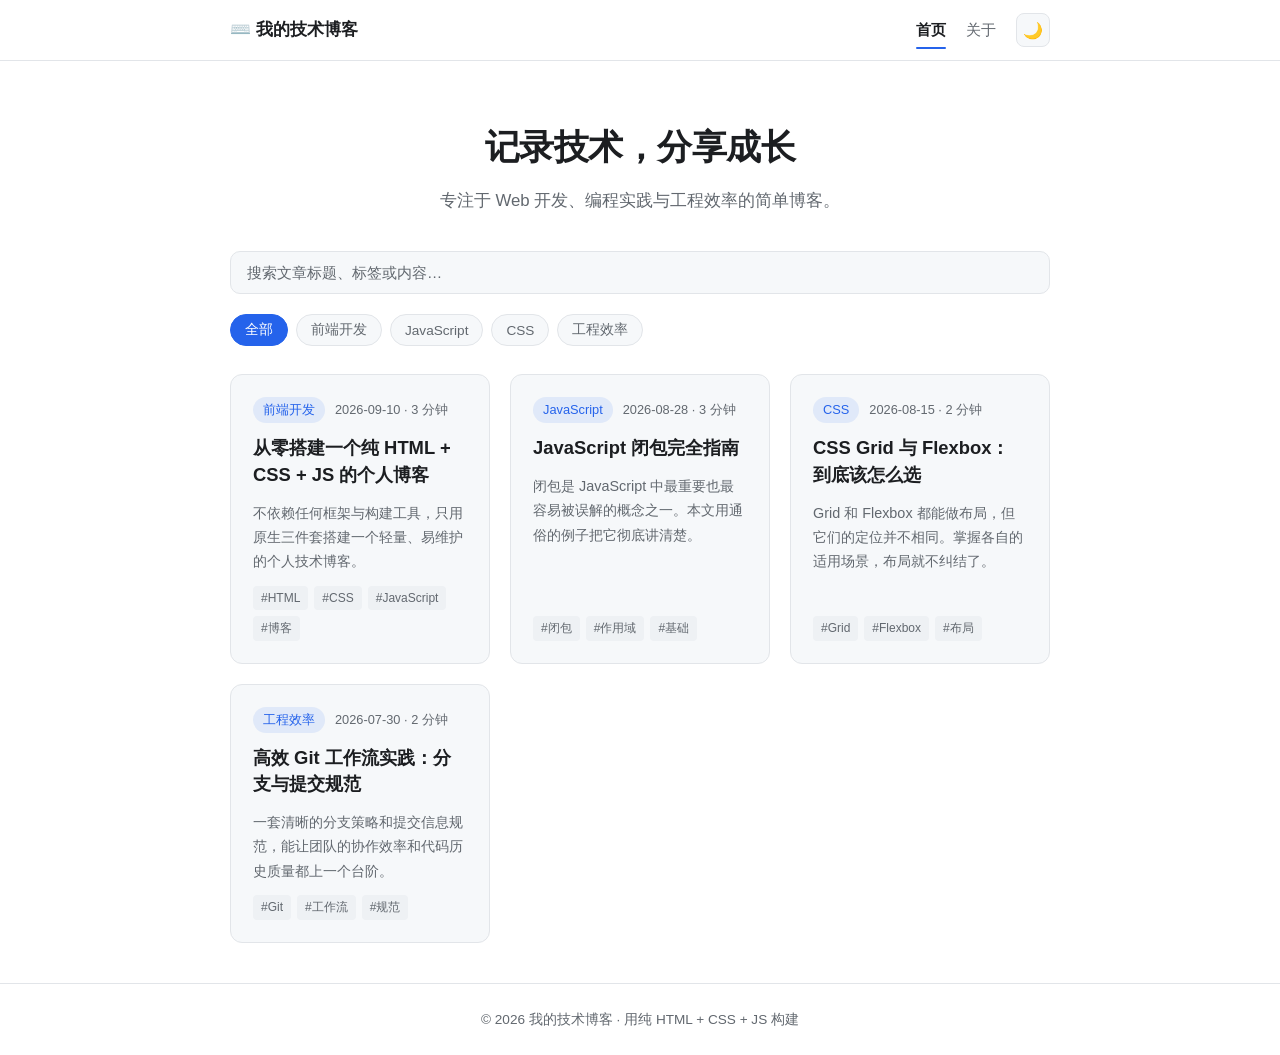
<file: index.html>
<!DOCTYPE html>
<html lang="zh-CN" data-theme="light">
<head>
  <meta charset="UTF-8">
  <meta name="viewport" content="width=device-width, initial-scale=1.0">
  <title>我的技术博客</title>
  <meta name="description" content="记录技术、分享成长 —— 一个用纯 HTML + CSS + JS 搭建的个人技术博客。">
  <script src="js/theme-init.js"></script>
  <link rel="stylesheet" href="css/style.css">
</head>
<body>
  <header class="site-header">
    <div class="container header-inner">
      <a href="index.html" class="logo">⌨️ 我的技术博客</a>
      <nav class="site-nav">
        <a href="index.html" class="active">首页</a>
        <a href="about.html">关于</a>
        <button id="theme-toggle" class="theme-toggle" aria-label="切换主题">🌙</button>
      </nav>
    </div>
  </header>

  <main class="container">
    <section class="hero">
      <h1>记录技术，分享成长</h1>
      <p>专注于 Web 开发、编程实践与工程效率的简单博客。</p>
    </section>

    <section class="search-bar">
      <input type="search" id="search-input" placeholder="搜索文章标题、标签或内容…" autocomplete="off">
    </section>

    <section class="category-filter" id="category-filter"></section>

    <section class="post-list" id="post-list"></section>
    <p class="empty-tip" id="empty-tip" hidden>没有找到匹配的文章 😕</p>
  </main>

  <footer class="site-footer">
    <div class="container">
      <p>© 2026 我的技术博客 · 用纯 HTML + CSS + JS 构建</p>
    </div>
  </footer>

  <script src="js/posts.js"></script>
  <script src="js/main.js"></script>
</body>
</html>
</file>
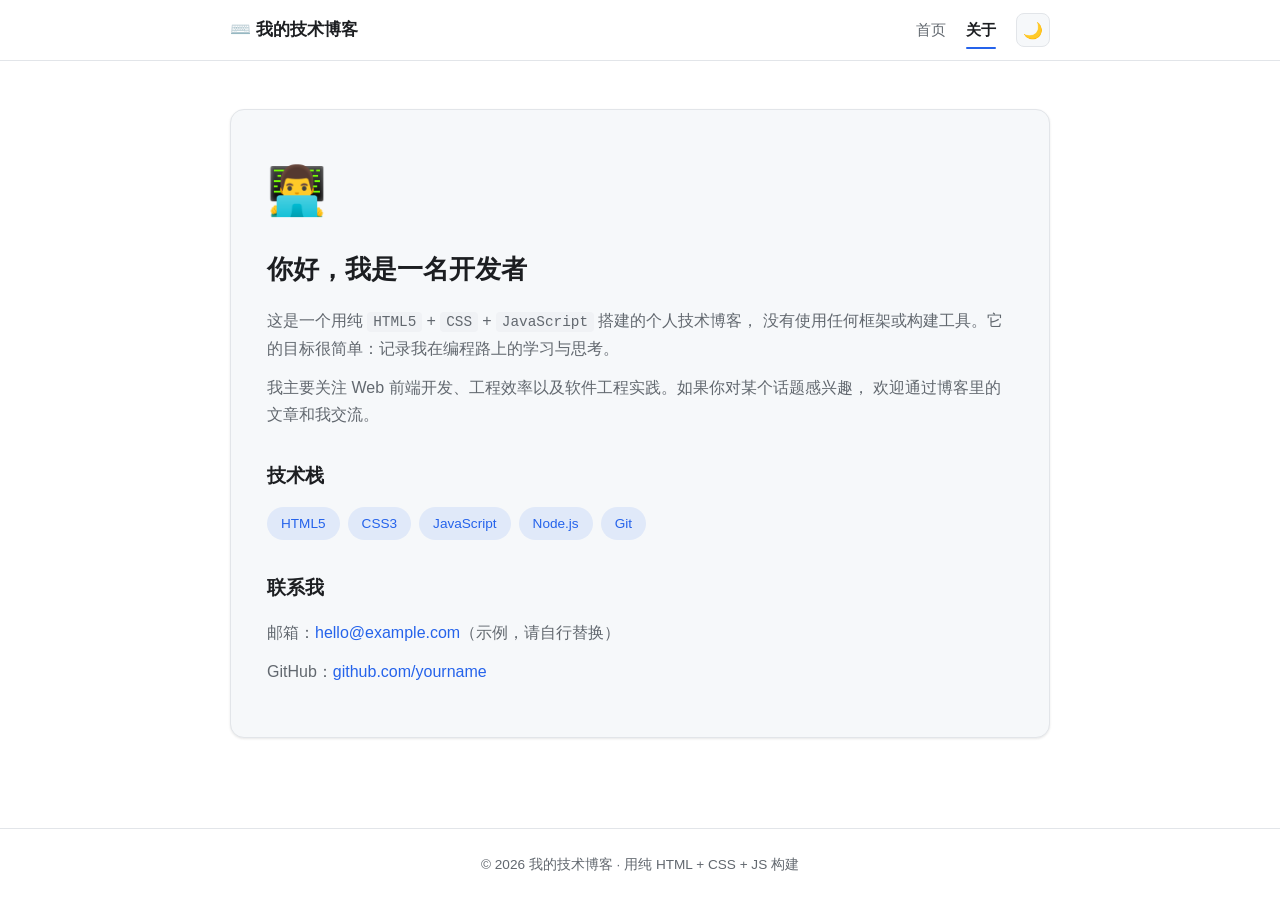
<file: about.html>
<!DOCTYPE html>
<html lang="zh-CN" data-theme="light">
<head>
  <meta charset="UTF-8">
  <meta name="viewport" content="width=device-width, initial-scale=1.0">
  <title>关于 - 我的技术博客</title>
  <meta name="description" content="关于我 —— 一名专注 Web 前端开发的开发者，了解本站的技术栈与联系方式。">
  <script src="js/theme-init.js"></script>
  <link rel="stylesheet" href="css/style.css">
</head>
<body>
  <header class="site-header">
    <div class="container header-inner">
      <a href="index.html" class="logo">⌨️ 我的技术博客</a>
      <nav class="site-nav">
        <a href="index.html">首页</a>
        <a href="about.html" class="active">关于</a>
        <button id="theme-toggle" class="theme-toggle" aria-label="切换主题">🌙</button>
      </nav>
    </div>
  </header>

  <main class="container about-container">
    <div class="about-card">
      <div class="avatar">👨‍💻</div>
      <h1>你好，我是一名开发者</h1>
      <p>
        这是一个用纯 <code>HTML5</code> + <code>CSS</code> + <code>JavaScript</code> 搭建的个人技术博客，
        没有使用任何框架或构建工具。它的目标很简单：记录我在编程路上的学习与思考。
      </p>
      <p>
        我主要关注 Web 前端开发、工程效率以及软件工程实践。如果你对某个话题感兴趣，
        欢迎通过博客里的文章和我交流。
      </p>
      <h2>技术栈</h2>
      <div class="skill-tags">
        <span class="skill-tag">HTML5</span>
        <span class="skill-tag">CSS3</span>
        <span class="skill-tag">JavaScript</span>
        <span class="skill-tag">Node.js</span>
        <span class="skill-tag">Git</span>
      </div>
      <h2>联系我</h2>
      <p>邮箱：<a href="mailto:hello@example.com">hello@example.com</a>（示例，请自行替换）</p>
      <p>GitHub：<a href="https://github.com" target="_blank" rel="noopener">github.com/yourname</a></p>
    </div>
  </main>

  <footer class="site-footer">
    <div class="container">
      <p>© 2026 我的技术博客 · 用纯 HTML + CSS + JS 构建</p>
    </div>
  </footer>

  <script src="js/posts.js"></script>
  <script src="js/main.js"></script>
</body>
</html>
</file>
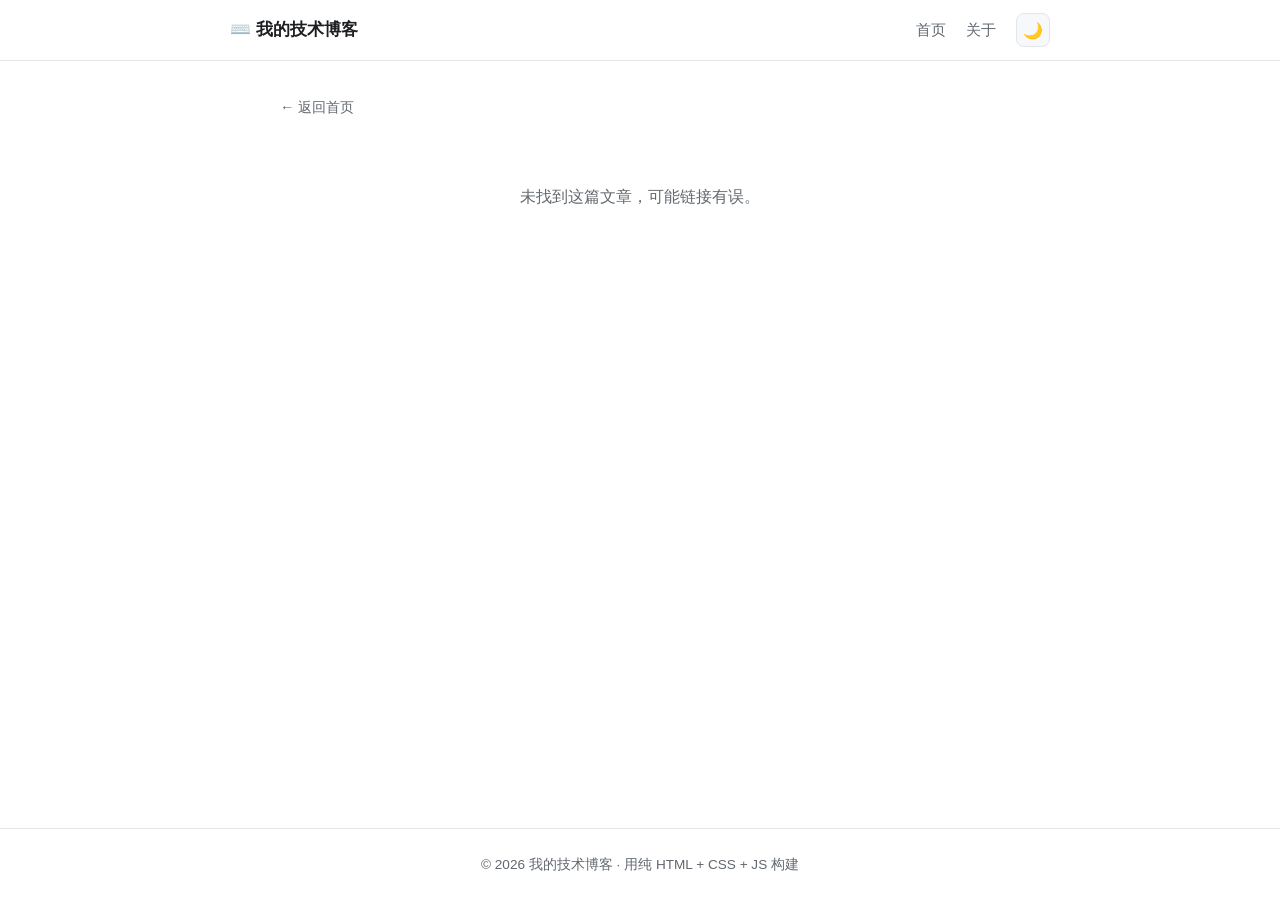
<file: post.html>
<!DOCTYPE html>
<html lang="zh-CN" data-theme="light">
<head>
  <meta charset="UTF-8">
  <meta name="viewport" content="width=device-width, initial-scale=1.0">
  <title>文章 - 我的技术博客</title>
  <meta name="description" content="文章详情 —— 阅读本站技术文章全文。">
  <script src="js/theme-init.js"></script>
  <link rel="stylesheet" href="css/style.css">
</head>
<body>
  <header class="site-header">
    <div class="container header-inner">
      <a href="index.html" class="logo">⌨️ 我的技术博客</a>
      <nav class="site-nav">
        <a href="index.html">首页</a>
        <a href="about.html">关于</a>
        <button id="theme-toggle" class="theme-toggle" aria-label="切换主题">🌙</button>
      </nav>
    </div>
  </header>

  <main class="container post-container">
    <a href="index.html" class="back-link">← 返回首页</a>
    <article id="post-content"></article>
    <p class="empty-tip" id="empty-tip" hidden>未找到这篇文章，可能链接有误。</p>
  </main>

  <footer class="site-footer">
    <div class="container">
      <p>© 2026 我的技术博客 · 用纯 HTML + CSS + JS 构建</p>
    </div>
  </footer>

  <script src="js/posts.js"></script>
  <script src="js/main.js"></script>
</body>
</html>
</file>
<file: css/style.css>
/* ============================================
   主题变量（明 / 暗）
   ============================================ */
:root {
  --bg: #ffffff;
  --surface: #f6f8fa;
  --surface-2: #eef1f4;
  --text: #1c1e21;
  --text-muted: #62686f;
  --border: #e2e5e9;
  --accent: #2563eb;
  --accent-soft: rgba(37, 99, 235, 0.1);
  --code-bg: #f0f2f5;
  --shadow: 0 1px 3px rgba(0, 0, 0, 0.06), 0 1px 2px rgba(0, 0, 0, 0.04);
  --shadow-lg: 0 8px 24px rgba(0, 0, 0, 0.08);
}

[data-theme="dark"] {
  --bg: #0f1216;
  --surface: #161b22;
  --surface-2: #1c222b;
  --text: #e6e8eb;
  --text-muted: #9aa4af;
  --border: #2a3038;
  --accent: #60a5fa;
  --accent-soft: rgba(96, 165, 250, 0.14);
  --code-bg: #1c222b;
  --shadow: 0 1px 3px rgba(0, 0, 0, 0.4);
  --shadow-lg: 0 8px 24px rgba(0, 0, 0, 0.5);
}

/* ============================================
   基础重置
   ============================================ */
* {
  margin: 0;
  padding: 0;
  box-sizing: border-box;
}

html {
  -webkit-text-size-adjust: 100%;
  scroll-behavior: smooth;
}

body {
  font-family: -apple-system, BlinkMacSystemFont, "Segoe UI", "PingFang SC",
    "Hiragino Sans GB", "Microsoft YaHei", "Helvetica Neue", Arial, sans-serif;
  background: var(--bg);
  color: var(--text);
  line-height: 1.7;
  min-height: 100vh;
  display: flex;
  flex-direction: column;
  transition: background 0.25s ease, color 0.25s ease;
}

a {
  color: var(--accent);
  text-decoration: none;
}

a:hover {
  text-decoration: underline;
}

code {
  font-family: "SF Mono", "JetBrains Mono", Menlo, Consolas, "Courier New", monospace;
  font-size: 0.9em;
  background: var(--code-bg);
  padding: 0.15em 0.4em;
  border-radius: 4px;
}

.container {
  width: 100%;
  max-width: 860px;
  margin: 0 auto;
  padding: 0 20px;
}

/* ============================================
   头部导航
   ============================================ */
.site-header {
  position: sticky;
  top: 0;
  z-index: 10;
  background: var(--bg);
  border-bottom: 1px solid var(--border);
  backdrop-filter: blur(8px);
}

.header-inner {
  display: flex;
  align-items: center;
  justify-content: space-between;
  height: 60px;
}

.logo {
  font-size: 1.05rem;
  font-weight: 600;
  color: var(--text);
}

.logo:hover {
  text-decoration: none;
}

.site-nav {
  display: flex;
  align-items: center;
  gap: 20px;
}

.site-nav a {
  color: var(--text-muted);
  font-size: 0.95rem;
  padding: 4px 0;
  position: relative;
}

.site-nav a:hover {
  color: var(--text);
  text-decoration: none;
}

.site-nav a.active {
  color: var(--text);
  font-weight: 600;
}

.site-nav a.active::after {
  content: "";
  position: absolute;
  left: 0;
  right: 0;
  bottom: -2px;
  height: 2px;
  background: var(--accent);
  border-radius: 1px;
}

.theme-toggle {
  background: var(--surface);
  border: 1px solid var(--border);
  border-radius: 8px;
  width: 34px;
  height: 34px;
  cursor: pointer;
  font-size: 1rem;
  display: flex;
  align-items: center;
  justify-content: center;
  transition: transform 0.15s ease, background 0.2s ease;
}

.theme-toggle:hover {
  background: var(--surface-2);
  transform: scale(1.05);
}

/* ============================================
   首页 Hero
   ============================================ */
.hero {
  text-align: center;
  padding: 56px 0 28px;
}

.hero h1 {
  font-size: 2.2rem;
  font-weight: 700;
  letter-spacing: -0.5px;
  margin-bottom: 10px;
}

.hero p {
  color: var(--text-muted);
  font-size: 1.05rem;
}

/* ============================================
   搜索框
   ============================================ */
.search-bar {
  margin: 8px 0 20px;
}

.search-bar input {
  width: 100%;
  padding: 12px 16px;
  font-size: 0.95rem;
  border: 1px solid var(--border);
  border-radius: 10px;
  background: var(--surface);
  color: var(--text);
  outline: none;
  transition: border-color 0.2s ease, box-shadow 0.2s ease;
}

.search-bar input:focus {
  border-color: var(--accent);
  box-shadow: 0 0 0 3px var(--accent-soft);
}

.search-bar input::placeholder {
  color: var(--text-muted);
}

/* ============================================
   分类筛选
   ============================================ */
.category-filter {
  display: flex;
  flex-wrap: wrap;
  gap: 8px;
  margin-bottom: 28px;
}

.chip {
  padding: 6px 14px;
  border-radius: 999px;
  border: 1px solid var(--border);
  background: var(--surface);
  color: var(--text-muted);
  font-size: 0.85rem;
  cursor: pointer;
  transition: all 0.15s ease;
}

.chip:hover {
  border-color: var(--accent);
  color: var(--accent);
}

.chip.active {
  background: var(--accent);
  border-color: var(--accent);
  color: #fff;
}

/* ============================================
   文章列表
   ============================================ */
.post-list {
  display: grid;
  grid-template-columns: repeat(auto-fill, minmax(260px, 1fr));
  gap: 20px;
  padding-bottom: 40px;
}

.post-card {
  background: var(--surface);
  border: 1px solid var(--border);
  border-radius: 12px;
  padding: 22px;
  display: flex;
  flex-direction: column;
  gap: 12px;
  transition: transform 0.18s ease, box-shadow 0.18s ease, border-color 0.18s ease;
}

.post-card:hover {
  transform: translateY(-3px);
  box-shadow: var(--shadow-lg);
  border-color: var(--accent);
}

.post-card .card-meta {
  display: flex;
  align-items: center;
  gap: 10px;
  font-size: 0.8rem;
  color: var(--text-muted);
}

.post-card .card-category {
  background: var(--accent-soft);
  color: var(--accent);
  padding: 2px 10px;
  border-radius: 999px;
  font-weight: 500;
}

.post-card h2 {
  font-size: 1.15rem;
  font-weight: 600;
  line-height: 1.45;
}

.post-card h2 a {
  color: var(--text);
}

.post-card h2 a:hover {
  color: var(--accent);
  text-decoration: none;
}

.post-card .card-excerpt {
  color: var(--text-muted);
  font-size: 0.9rem;
  flex: 1;
}

.post-card .card-tags {
  display: flex;
  flex-wrap: wrap;
  gap: 6px;
}

.post-card .card-tags .tag {
  font-size: 0.75rem;
  color: var(--text-muted);
  background: var(--surface-2);
  padding: 2px 8px;
  border-radius: 4px;
}

.empty-tip {
  text-align: center;
  color: var(--text-muted);
  padding: 40px 0 60px;
}

/* ============================================
   文章详情页
   ============================================ */
.post-container {
  padding-top: 32px;
  padding-bottom: 60px;
  max-width: 760px;
}

.back-link {
  display: inline-block;
  color: var(--text-muted);
  font-size: 0.9rem;
  margin-bottom: 24px;
}

.back-link:hover {
  color: var(--accent);
  text-decoration: none;
}

.article-header {
  margin-bottom: 32px;
  padding-bottom: 24px;
  border-bottom: 1px solid var(--border);
}

.article-header h1 {
  font-size: 1.9rem;
  font-weight: 700;
  line-height: 1.35;
  letter-spacing: -0.3px;
  margin-bottom: 14px;
}

.article-meta {
  display: flex;
  flex-wrap: wrap;
  align-items: center;
  gap: 12px;
  color: var(--text-muted);
  font-size: 0.85rem;
}

.article-meta .category {
  background: var(--accent-soft);
  color: var(--accent);
  padding: 2px 10px;
  border-radius: 999px;
  font-weight: 500;
}

.article-body {
  font-size: 1rem;
  color: var(--text);
}

.article-body h2 {
  font-size: 1.35rem;
  font-weight: 600;
  margin: 36px 0 14px;
}

.article-body h3 {
  font-size: 1.12rem;
  font-weight: 600;
  margin: 28px 0 10px;
}

.article-body p {
  margin-bottom: 16px;
}

.article-body ul,
.article-body ol {
  margin: 0 0 16px 24px;
}

.article-body li {
  margin-bottom: 8px;
}

.article-body blockquote {
  border-left: 3px solid var(--accent);
  background: var(--accent-soft);
  padding: 12px 18px;
  margin: 0 0 16px;
  border-radius: 0 8px 8px 0;
  color: var(--text-muted);
}

.article-body blockquote p {
  margin: 0;
}

/* 代码块 */
.code-block {
  position: relative;
  background: var(--code-bg);
  border: 1px solid var(--border);
  border-radius: 8px;
  margin: 0 0 16px;
  overflow: hidden;
}

.code-lang {
  position: absolute;
  top: 8px;
  right: 12px;
  font-size: 0.7rem;
  color: var(--text-muted);
  text-transform: uppercase;
  letter-spacing: 0.5px;
}

.code-block code {
  display: block;
  padding: 16px 18px;
  overflow-x: auto;
  background: transparent;
  font-size: 0.88rem;
  line-height: 1.6;
  border-radius: 0;
}

/* ============================================
   关于页
   ============================================ */
.about-container {
  padding-top: 48px;
  padding-bottom: 60px;
}

.about-card {
  background: var(--surface);
  border: 1px solid var(--border);
  border-radius: 14px;
  padding: 40px 36px;
  box-shadow: var(--shadow);
}

.avatar {
  font-size: 3rem;
  margin-bottom: 16px;
}

.about-card h1 {
  font-size: 1.6rem;
  margin-bottom: 16px;
}

.about-card h2 {
  font-size: 1.2rem;
  margin: 32px 0 14px;
}

.about-card p {
  color: var(--text-muted);
  margin-bottom: 12px;
}

.skill-tags {
  display: flex;
  flex-wrap: wrap;
  gap: 8px;
}

.skill-tag {
  background: var(--accent-soft);
  color: var(--accent);
  padding: 5px 14px;
  border-radius: 999px;
  font-size: 0.85rem;
  font-weight: 500;
}

/* ============================================
   页脚
   ============================================ */
.site-footer {
  margin-top: auto;
  border-top: 1px solid var(--border);
  padding: 24px 0;
  text-align: center;
}

.site-footer p {
  color: var(--text-muted);
  font-size: 0.85rem;
}

/* ============================================
   响应式
   ============================================ */
@media (max-width: 640px) {
  .hero {
    padding: 40px 0 20px;
  }

  .hero h1 {
    font-size: 1.7rem;
  }

  .post-list {
    grid-template-columns: 1fr;
  }

  .article-header h1 {
    font-size: 1.5rem;
  }

  .about-card {
    padding: 28px 22px;
  }
}

/* ============================================
   减弱动效偏好
   ============================================ */
@media (prefers-reduced-motion: reduce) {
  * {
    transition: none !important;
    animation: none !important;
    scroll-behavior: auto !important;
  }
}
</file>
